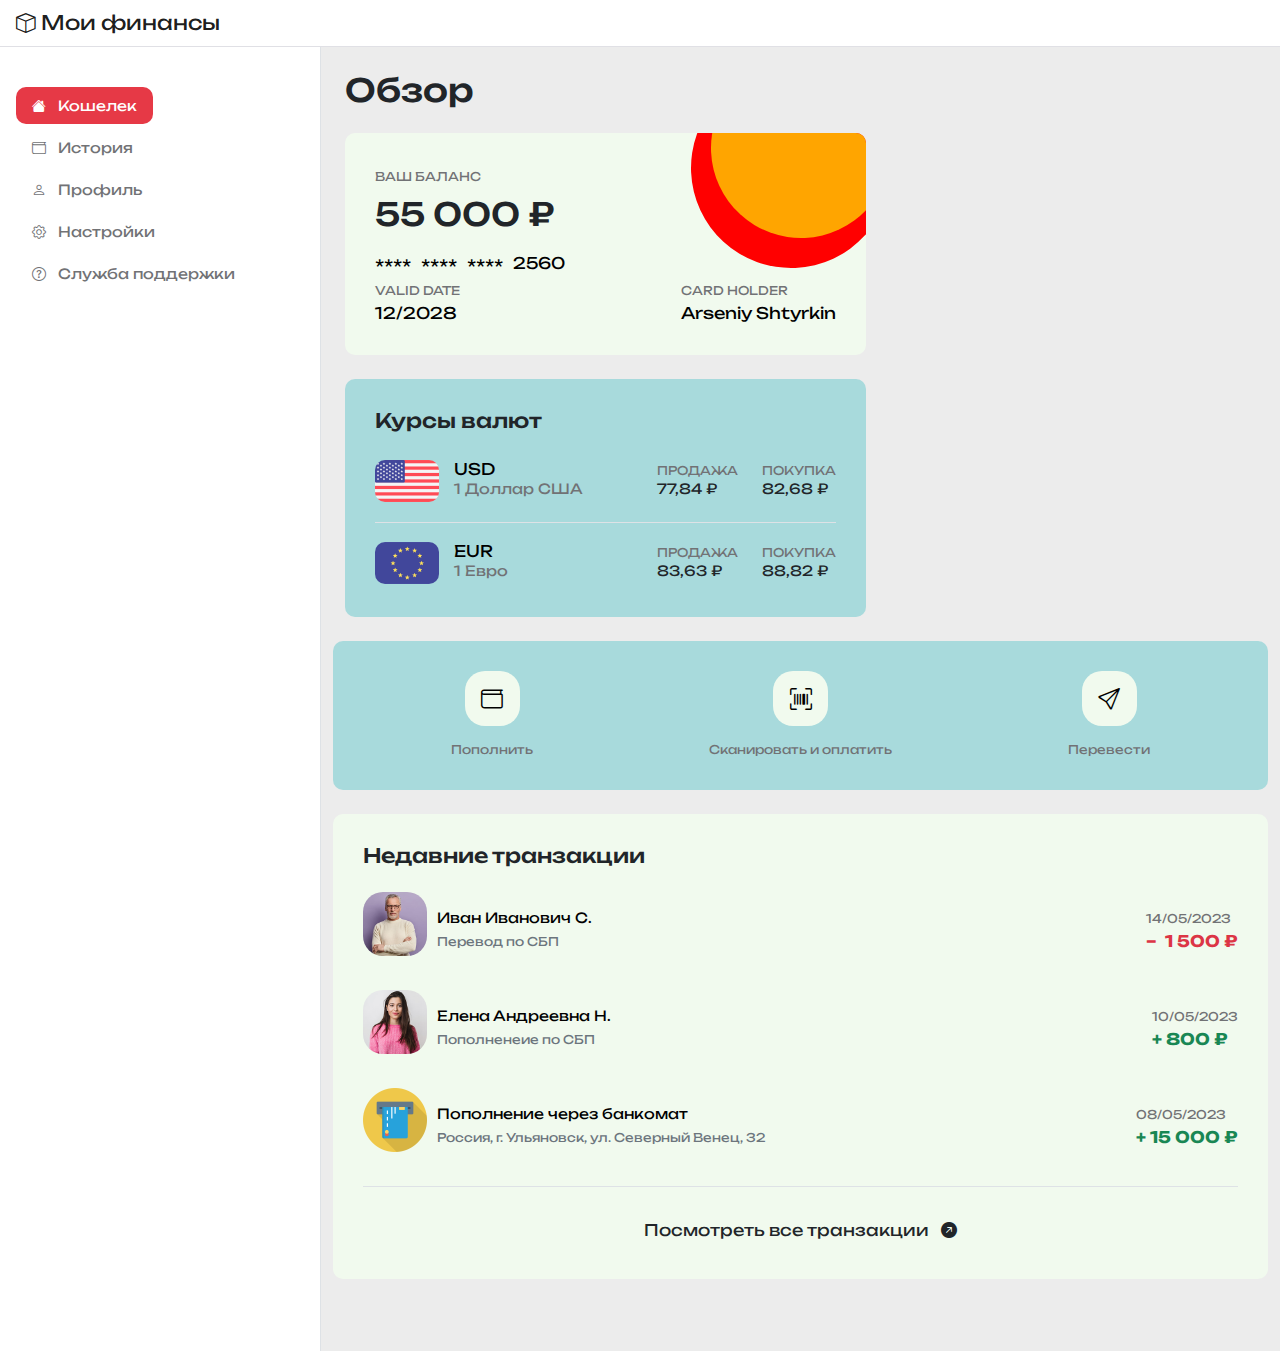
<file: index.html>
<!doctype html>
<html lang="en">
    <head>
        <meta charset="utf-8">
        <meta name="viewport" content="width=device-width, initial-scale=1">

        <meta name="description" content="">

        <title>Мои финансы</title>

        <!-- CSS FILES -->
        <link rel="preconnect" href="https://fonts.googleapis.com">
        
        <link rel="preconnect" href="https://fonts.gstatic.com" crossorigin>

        <link href="https://fonts.googleapis.com/css2?family=Unbounded:wght@300;400;700&display=swap" rel="stylesheet">

        <link href="css/bootstrap.min.css" rel="stylesheet">

        <link href="css/bootstrap-icons.css" rel="stylesheet">

        <link href="css/style.css" rel="stylesheet">

    </head>
    
    <body>
        <header class="navbar sticky-top flex-md-nowrap">
            <div class="col-md-3 col-lg-3 me-0 px-3 fs-6">
                <a class="navbar-brand" href="index.html">
                    <i class="bi-box"></i>
                    Мои финансы
                </a>
            </div>
        </header>

        <div class="container-fluid">
            <div class="row">
                <nav id="sidebarMenu" class="col-md-3 col-lg-3 d-md-block sidebar collapse">
                    <div class="position-sticky py-4 px-3 sidebar-sticky">
                        <ul class="nav flex-column h-100">
                            <li class="nav-item">
                                <a class="nav-link active" aria-current="page" href="index.html">
                                    <i class="bi-house-fill me-2"></i>
                                    Кошелек
                                </a>
                            </li>

                            <li class="nav-item">
                                <a class="nav-link" href="transactions.html">
                                    <i class="bi-wallet me-2"></i>
                                    История
                                </a>
                            </li>

                            <li class="nav-item">
                                <a class="nav-link" href="profile.html">
                                    <i class="bi-person me-2"></i>
                                    Профиль
                                </a>
                            </li>

                            <li class="nav-item">
                                <a class="nav-link" href="setting.html">
                                    <i class="bi-gear me-2"></i>
                                    Настройки
                                </a>
                            </li>

                            <li class="nav-item">
                                <a class="nav-link" href="help-center.html">
                                    <i class="bi-question-circle me-2"></i>
                                    Служба поддержки
                                </a>
                            </li>

                        </ul>
                    </div>
                </nav>

                <main class="main-wrapper col-md-9 ms-sm-auto py-4 col-lg-9 px-md-4 border-start">
                    <div class="title-group mb-3">
                        <h1 class="h2 mb-0">Обзор</h1>
                    </div>

                    <div class="row my-4">
                        <div class="col-lg-7 col-12">
                            <div class="custom-block custom-block-balance">
                                <small>Ваш баланс</small>

                                <h2 class="mt-2 mb-3">55 000 ₽</h2>

                                <div class="custom-block-numbers d-flex align-items-center">
                                    <span>****</span>
                                    <span>****</span>
                                    <span>****</span>
                                    <p>2560</p>
                                </div>

                                <div class="d-flex">
                                    <div>
                                        <small>Valid Date</small>
                                        <p>12/2028</p>
                                    </div>

                                    <div class="ms-auto">
                                        <small>Card Holder</small>
                                        <p>Arseniy Shtyrkin</p>
                                    </div>
                                </div>
                            </div>

                            <div class="custom-block custom-block-exchange">
                                <h5 class="mb-4">Курсы валют</h5>

                                <div class="d-flex align-items-center border-bottom pb-3 mb-3">
                                    <div class="d-flex align-items-center">
                                        <img src="images/flag/united-states.png" class="exchange-image img-fluid" alt="">

                                        <div>
                                            <p>USD</p>
                                            <h6>1 Доллар США</h6>
                                        </div>
                                    </div>

                                    <div class="ms-auto me-4">
                                        <small>Продажа</small>
                                        <h6>77,84 ₽</h6>
                                    </div>

                                    <div>
                                        <small>Покупка</small>
                                        <h6>82,68 ₽</h6>
                                    </div>
                                </div>

                                <div class="d-flex align-items-center">
                                    <div class="d-flex align-items-center">
                                        <img src="images/flag/european-union.png" class="exchange-image img-fluid" alt="">

                                        <div>
                                            <p>EUR</p>
                                            <h6>1 Евро</h6>
                                        </div>
                                    </div>

                                    <div class="ms-auto me-4">
                                        <small>Продажа</small>
                                        <h6>83,63 ₽</h6>
                                    </div>

                                    <div>
                                        <small>Покупка</small>
                                        <h6>88,82 ₽</h6>
                                    </div>
                                </div>
                            </div>
                        </div>

                            <div class="custom-block custom-block-bottom d-flex flex-wrap">
                                <div class="custom-block-bottom-item">

                                        <i class="custom-block-icon bi-wallet"></i>

                                        <small>Пополнить</small>

                                </div>

                                <div class="custom-block-bottom-item">

                                        <i class="custom-block-icon bi-upc-scan"></i>

                                        <small>Сканировать и оплатить</small>

                                </div>

                                <div class="custom-block-bottom-item">

                                        <i class="custom-block-icon bi-send"></i>

                                        <small>Перевести</small>

                                </div>
                            </div>

                            <div class="custom-block custom-block-transations">
                                <h5 class="mb-4">Недавние транзакции</h5>

                                <div class="d-flex flex-wrap align-items-center mb-4">
                                    <div class="d-flex align-items-center">
                                        <img src="images/profile/senior-man-white-sweater-eyeglasses.jpg" class="profile-image img-fluid" alt="">

                                        <div>
                                            <p>
                                                Иван Иванович С.
                                            </p>

                                            <small class="text-muted">Перевод по СБП</small>
                                        </div>
                                    </div>

                                    <div class="ms-auto">
                                        <small>14/05/2023</small>
                                        <strong class="d-block text-danger"><span class="me-1">–</span> 1 500 ₽</strong>
                                    </div>
                                </div>

                                <div class="d-flex flex-wrap align-items-center mb-4">
                                    <div class="d-flex align-items-center">
                                        <img src="images/profile/young-beautiful-woman-pink-warm-sweater.jpg" class="profile-image img-fluid" alt="">

                                        <div>
                                            <p>
                                                Елена Андреевна Н.
                                            </p>

                                            <small class="text-muted">Пополненеие по СБП</small>
                                        </div>
                                    </div>

                                    <div class="ms-auto">
                                        <small>10/05/2023</small>
                                        <strong class="d-block text-success"><span class="me-1">+</span>800 ₽</strong>
                                    </div>
                                </div>

                                <div class="d-flex flex-wrap align-items-center">
                                    <div class="d-flex align-items-center">
                                        <img src="images/profile/pngwing.com.png" class="profile-image img-fluid" alt="">

                                        <div>
                                            <p>Пополнение через банкомат</p>
                                            <small class="text-muted">Россия, г. Ульяновск, ул. Северный Венец, 32</small>
                                        </div>
                                    </div>

                                    <div class="ms-auto">
                                        <small>08/05/2023</small>
                                        <strong class="d-block text-success"><span class="me-1">+</span>15 000 ₽</strong>
                                    </div>
                                </div>

                                <div class="border-top pt-4 mt-4 text-center">
                                    <a class="btn custom-btn" href="transactions.html">
                                        Посмотреть все транзакции
                                        <i class="bi-arrow-up-right-circle-fill ms-2"></i>
                                    </a>
                                </div>
                            </div>
                        </div>
                    </div>
                </main>
            </div>
        </div>
    </body>
</html>
</file>
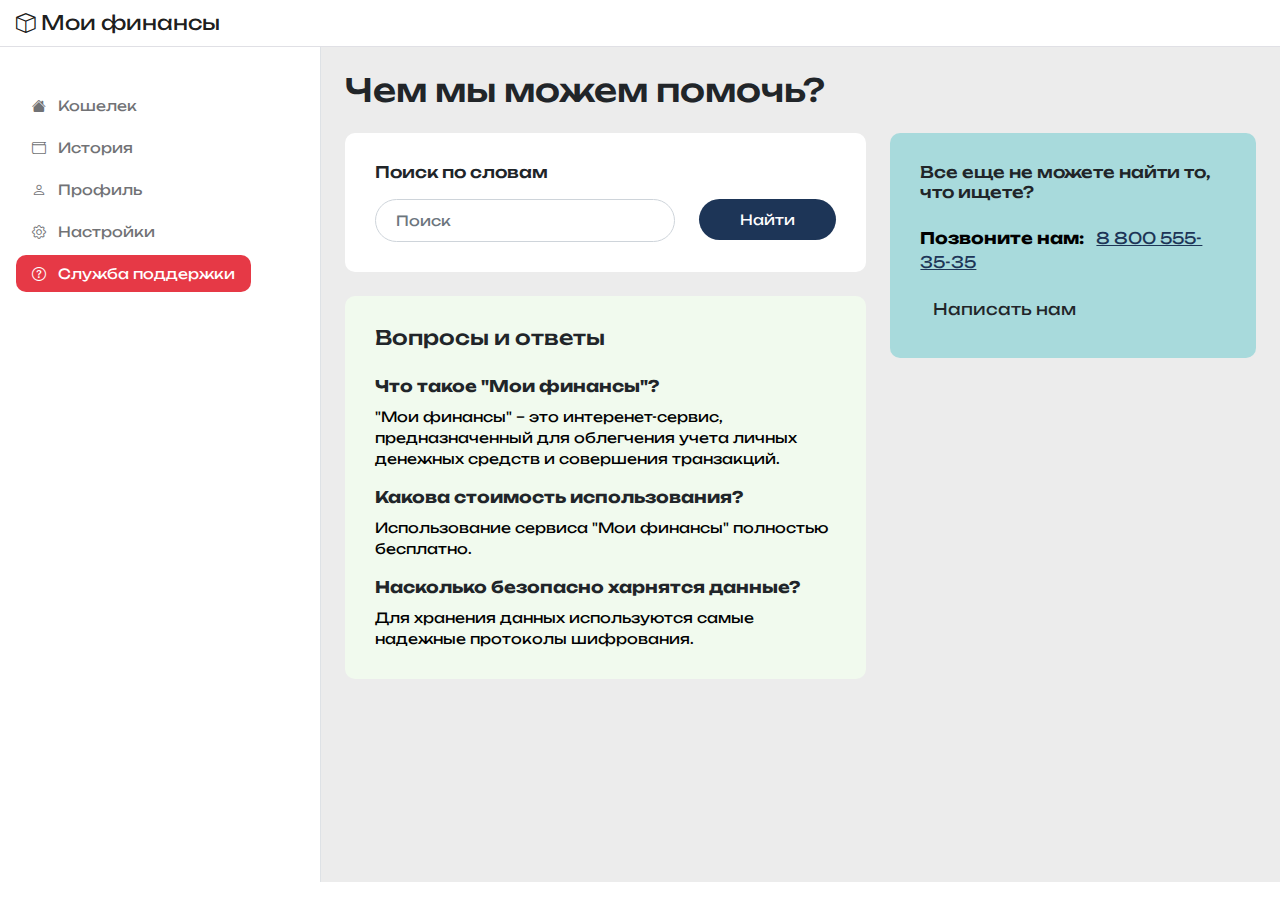
<file: help-center.html>
<!doctype html>
<html lang="en">
    <head>
        <meta charset="utf-8">
        <meta name="viewport" content="width=device-width, initial-scale=1">

        <meta name="description" content="">
        <meta name="author" content="">

        <title>Служба поддержки</title>

        <!-- CSS FILES -->      
        <link rel="preconnect" href="https://fonts.googleapis.com">
        
        <link rel="preconnect" href="https://fonts.gstatic.com" crossorigin>

        <link href="https://fonts.googleapis.com/css2?family=Unbounded:wght@300;400;700&display=swap" rel="stylesheet">

        <link href="css/bootstrap.min.css" rel="stylesheet">

        <link href="css/bootstrap-icons.css" rel="stylesheet">

        <link href="css/style.css" rel="stylesheet">

    </head>
    
    <body>
        <header class="navbar sticky-top flex-md-nowrap">
            <div class="col-md-3 col-lg-3 me-0 px-3 fs-6">
                <a class="navbar-brand" href="index.html">
                    <i class="bi-box"></i>
                    Мои финансы
                </a>
            </div>
        </header>

        <div class="container-fluid">
            <div class="row">
                <nav id="sidebarMenu" class="col-md-3 col-lg-3 d-md-block sidebar collapse">
                    <div class="position-sticky py-4 px-3 sidebar-sticky">
                        <ul class="nav flex-column h-100">
                            <li class="nav-item">
                                <a class="nav-link" aria-current="page" href="index.html">
                                    <i class="bi-house-fill me-2"></i>
                                    Кошелек
                                </a>
                            </li>

                            <li class="nav-item">
                                <a class="nav-link" href="transactions.html">
                                    <i class="bi-wallet me-2"></i>
                                   История
                                </a>
                            </li>

                            <li class="nav-item">
                                <a class="nav-link" href="profile.html">
                                    <i class="bi-person me-2"></i>
                                    Профиль
                                </a>
                            </li>

                            <li class="nav-item">
                                <a class="nav-link" href="setting.html">
                                    <i class="bi-gear me-2"></i>
                                    Настройки
                                </a>
                            </li>

                            <li class="nav-item">
                                <a class="nav-link active" href="help-center.html">
                                    <i class="bi-question-circle me-2"></i>
                                    Служба поддержки
                                </a>
                            </li>

                        </ul>
                    </div>
                </nav>

                <main class="main-wrapper col-md-9 ms-sm-auto py-4 col-lg-9 px-md-4 border-start">
                    <div class="title-group mb-3">
                        <h1 class="h2 mb-0">Чем мы можем помочь?</h1>
                    </div>

                    <div class="row my-4">
                        <div class="col-lg-7 col-12">
                            <div class="custom-block bg-white">
                                <form class="custom-form search-form" action="#" method="post" role="form">
                                    <div class="row">
                                        <div class="col-lg-12 mb-2">
                                            <h6>Поиск по словам</h6>
                                        </div>

                                        <div class="col-lg-8 col-md-8 col-12">
                                            <input class="form-control mb-lg-0 mb-md-0" name="search" type="text" placeholder="Поиск" aria-label="Search">
                                        </div>

                                        <div class="col-lg-4 col-md-4 col-12">
                                            <button type="submit" class="form-control">
                                                Найти
                                            </button>
                                        </div>
                                    </div>
                                </form>
                            </div>

                            <div class="custom-block custom-block-faq">
                                <h5 class="mb-4">Вопросы и ответы</h5>

                                <strong class="d-block mb-2">Что такое "Мои финансы"?</strong>

                                <p>"Мои финансы" – это интеренет-сервис, предназначенный для облегчения учета личных денежных средств и совершения транзакций.</p>
                                
                                <strong class="d-block mt-3 mb-2">Какова стоимость использования?</strong>

                                <p>Использование сервиса "Мои финансы" полностью бесплатно.</p>

                                <strong class="d-block mt-3 mb-2">Насколько безопасно харнятся данные?</strong>

                                <p>Для хранения данных используются самые надежные протоколы шифрования.</p>

                            </div>
                        </div>

                        <div class="col-lg-5 col-12">
                            <div class="custom-block custom-block-contact">
                                <h6 class="mb-4">Все еще не можете найти то, что ищете?</h6>

                                <p>
                                    <strong>Позвоните нам:</strong>
                                    <a href="tel: 305-240-9671" class="ms-2">
                                        8 800 555-35-35
                                    </a>
                                </p>

                                <a href="#" class="btn custom-btn custom-btn-bg-white mt-3">
                                    Написать нам
                                </a>
                            </div>
                        </div>
                    </div>
                </main>
            </div>
        </div>
    </body>
</html>
</file>
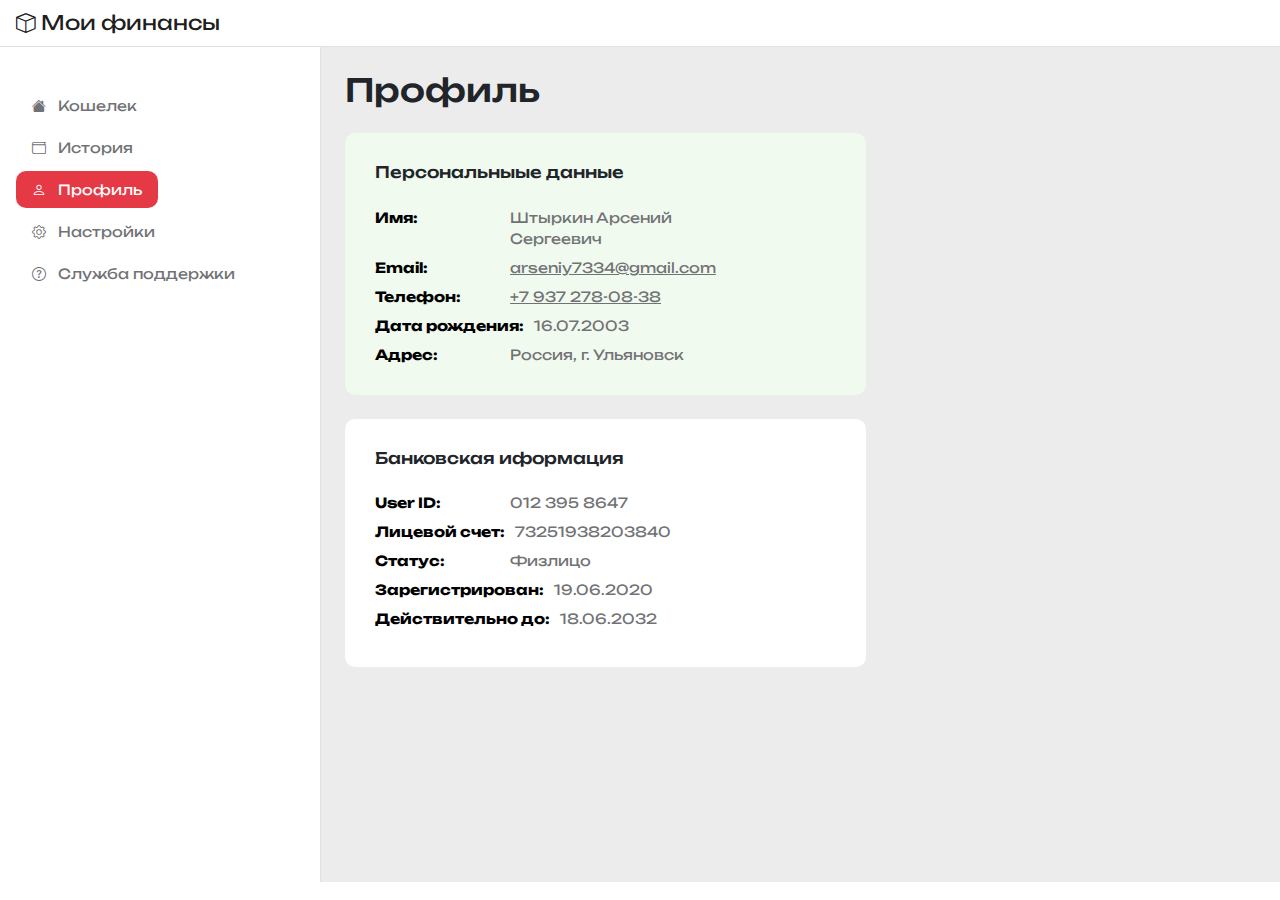
<file: profile.html>
<!doctype html>
<html lang="en">
    <head>
        <meta charset="utf-8">
        <meta name="viewport" content="width=device-width, initial-scale=1">

        <meta name="description" content="">
        <meta name="author" content="">

        <title>Профиль</title>

        <!-- CSS FILES -->      
        <link rel="preconnect" href="https://fonts.googleapis.com">
        
        <link rel="preconnect" href="https://fonts.gstatic.com" crossorigin>

        <link href="https://fonts.googleapis.com/css2?family=Unbounded:wght@300;400;700&display=swap" rel="stylesheet">

        <link href="css/bootstrap.min.css" rel="stylesheet">

        <link href="css/bootstrap-icons.css" rel="stylesheet">

        <link href="css/style.css" rel="stylesheet">

    </head>
    
    <body>
        <header class="navbar sticky-top flex-md-nowrap">
            <div class="col-md-3 col-lg-3 me-0 px-3 fs-6">
                <a class="navbar-brand" href="index.html">
                    <i class="bi-box"></i>
                    Мои финансы
                </a>
            </div>
        </header>

        <div class="container-fluid">
            <div class="row">
                <nav id="sidebarMenu" class="col-md-3 col-lg-3 d-md-block sidebar collapse">
                    <div class="position-sticky py-4 px-3 sidebar-sticky">
                        <ul class="nav flex-column h-100">
                            <li class="nav-item">
                                <a class="nav-link" aria-current="page" href="index.html">
                                    <i class="bi-house-fill me-2"></i>
                                    Кошелек
                                </a>
                            </li>

                            <li class="nav-item">
                                <a class="nav-link" href="transactions.html">
                                    <i class="bi-wallet me-2"></i>
                                    История
                                </a>
                            </li>

                            <li class="nav-item">
                                <a class="nav-link active" href="profile.html">
                                    <i class="bi-person me-2"></i>
                                    Профиль
                                </a>
                            </li>

                            <li class="nav-item">
                                <a class="nav-link" href="setting.html">
                                    <i class="bi-gear me-2"></i>
                                    Настройки
                                </a>
                            </li>

                            <li class="nav-item">
                                <a class="nav-link" href="help-center.html">
                                    <i class="bi-question-circle me-2"></i>
                                    Служба поддержки
                                </a>
                            </li>

                        </ul>
                    </div>
                </nav>

                <main class="main-wrapper col-md-9 ms-sm-auto py-4 col-lg-9 px-md-4 border-start">
                    <div class="title-group mb-3">
                        <h1 class="h2 mb-0">Профиль</h1>
                    </div>

                    <div class="row my-4">
                        <div class="col-lg-7 col-12">
                            <div class="custom-block custom-block-profile">
                                <div class="row">
                                    <div class="col-lg-12 col-12 mb-3">
                                        <h6>Персональныые данные</h6>
                                    </div>

                                    <div class="col-lg-9 col-12">
                                        <p class="d-flex flex-wrap mb-2">
                                            <strong>Имя:</strong>

                                            <span>Штыркин Арсений Сергеевич</span>
                                        </p>

                                        <p class="d-flex flex-wrap mb-2">
                                            <strong>Email:</strong>
                                            
                                            <a href="#">
                                                arseniy7334@gmail.com
                                            </a>
                                        </p>

                                        <p class="d-flex flex-wrap mb-2">
                                            <strong>Телефон:</strong>

                                            <a href="#">
                                                +7 937 278-08-38
                                            </a>
                                        </p>

                                        <p class="d-flex flex-wrap mb-2">
                                            <strong>Дата рождения:</strong>

                                            <span>16.07.2003</span>
                                        </p>

                                        <p class="d-flex flex-wrap">
                                            <strong>Адрес:</strong>

                                            <span>Россия, г. Ульяновск</span>
                                        </p>
                                    </div>
                                </div>
                            </div>

                            <div class="custom-block custom-block-profile bg-white">
                                <h6 class="mb-4">Банковская иформация</h6>

                                <p class="d-flex flex-wrap mb-2">
                                    <strong>User ID:</strong>

                                    <span>012 395 8647</span>
                                </p>
                                <p class="d-flex flex-wrap mb-2">
                                    <strong>Лицевой счет:</strong>

                                    <span>73251938203840</span>
                                </p>

                                <p class="d-flex flex-wrap mb-2">
                                    <strong>Статус:</strong>

                                    <span>Физлицо</span>
                                </p>

                                <p class="d-flex flex-wrap mb-2">
                                    <strong>Зарегистрирован:</strong>

                                    <span>19.06.2020</span>
                                </p>

                                <p class="d-flex flex-wrap mb-2">
                                    <strong>Действительно до:</strong>

                                    <span>18.06.2032</span>
                                </p>
                            </div>
                        </div>
                    </div>

                </main>

            </div>
        </div>
    </body>
</html>
</file>
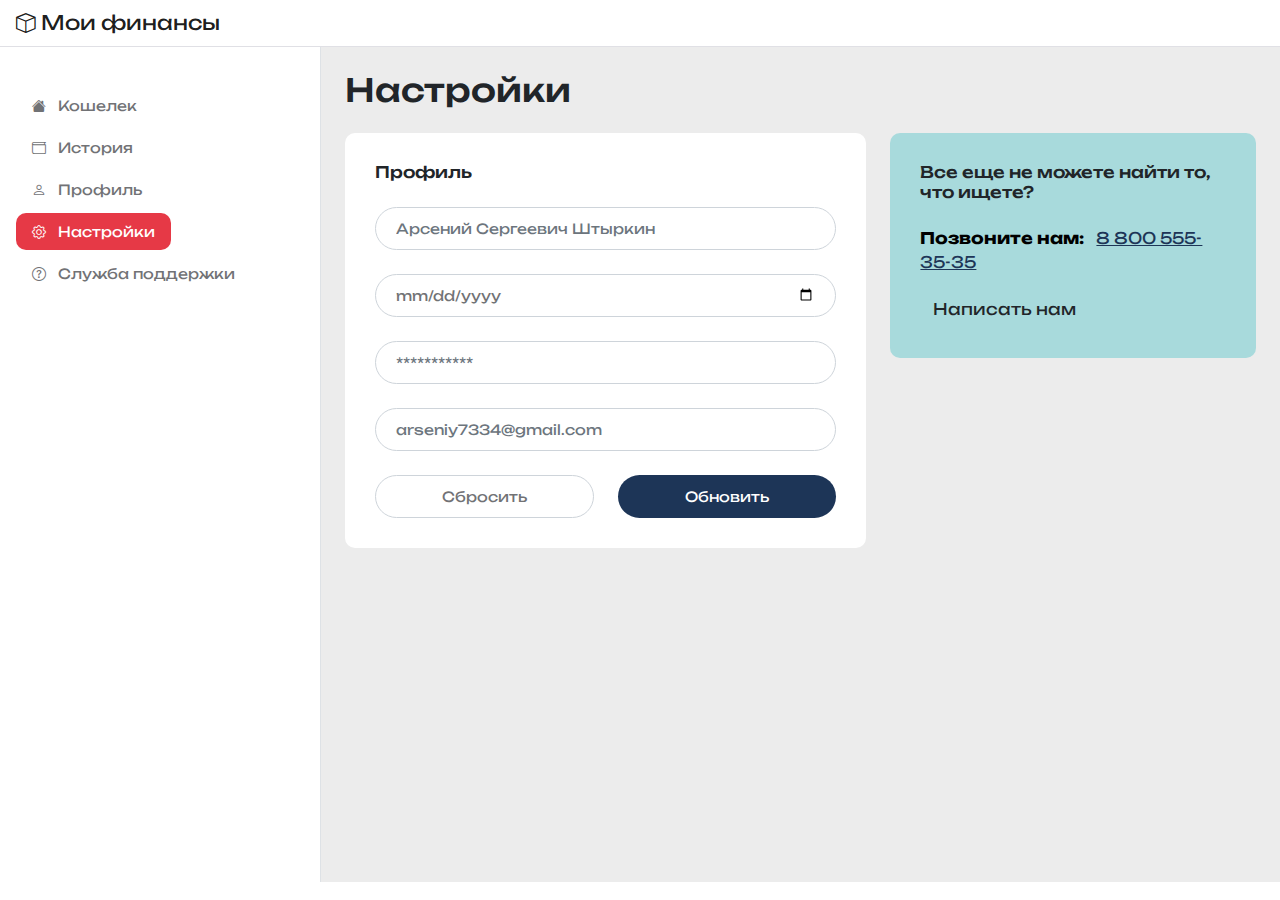
<file: setting.html>
<!doctype html>
<html lang="en">
    <head>
        <meta charset="utf-8">
        <meta name="viewport" content="width=device-width, initial-scale=1">

        <meta name="description" content="">
        <meta name="author" content="">

        <title>Настройки</title>

        <!-- CSS FILES -->      
        <link rel="preconnect" href="https://fonts.googleapis.com">
        
        <link rel="preconnect" href="https://fonts.gstatic.com" crossorigin>

        <link href="https://fonts.googleapis.com/css2?family=Unbounded:wght@300;400;700&display=swap" rel="stylesheet">

        <link href="css/bootstrap.min.css" rel="stylesheet">

        <link href="css/bootstrap-icons.css" rel="stylesheet">

        <link href="css/style.css" rel="stylesheet">
    </head>
    
    <body>
    <header class="navbar sticky-top flex-md-nowrap">
        <div class="col-md-3 col-lg-3 me-0 px-3 fs-6">
            <a class="navbar-brand" href="index.html">
                <i class="bi-box"></i>
                Мои финансы
            </a>
        </div>
    </header>

        <div class="container-fluid">
            <div class="row">
                <nav id="sidebarMenu" class="col-md-3 col-lg-3 d-md-block sidebar collapse">
                    <div class="position-sticky py-4 px-3 sidebar-sticky">
                        <ul class="nav flex-column h-100">
                            <li class="nav-item">
                                <a class="nav-link" aria-current="page" href="index.html">
                                    <i class="bi-house-fill me-2"></i>
                                    Кошелек
                                </a>
                            </li>

                            <li class="nav-item">
                                <a class="nav-link" href="transactions.html">
                                    <i class="bi-wallet me-2"></i>
                                    История
                                </a>
                            </li>

                            <li class="nav-item">
                                <a class="nav-link" href="profile.html">
                                    <i class="bi-person me-2"></i>
                                    Профиль
                                </a>
                            </li>

                            <li class="nav-item">
                                <a class="nav-link active" href="setting.html">
                                    <i class="bi-gear me-2"></i>
                                    Настройки
                                </a>
                            </li>

                            <li class="nav-item">
                                <a class="nav-link" href="help-center.html">
                                    <i class="bi-question-circle me-2"></i>
                                    Служба поддержки
                                </a>
                            </li>

                        </ul>
                    </div>
                </nav>

                <main class="main-wrapper col-md-9 ms-sm-auto py-4 col-lg-9 px-md-4 border-start">
                    <div class="title-group mb-3">
                        <h1 class="h2 mb-0">Настройки</h1>
                    </div>

                    <div class="row my-4">
                        <div class="col-lg-7 col-12">
                            <div class="custom-block bg-white">

                                <div class="tab-content" id="myTabContent">
                                    <div class="tab-pane fade show active" id="profile-tab-pane" role="tabpanel" aria-labelledby="profile-tab" tabindex="0">
                                        <h6 class="mb-4">Профиль</h6>

                                        <form class="custom-form profile-form" action="#" method="post" role="form">
                                            <input class="form-control" type="text" name="profile-name" id="profile-name" placeholder="Арсений Сергеевич Штыркин">
                                            <input class="form-control" type="date" name="profile-name" id="profile-date">
                                            <input class="form-control" type="password" name="profile-name" id="profile-password" placeholder="***********">
                                            <input class="form-control" type="email" name="profile-email" id="profile-email" placeholder="arseniy7334@gmail.com">

                                            <div class="d-flex">
                                                <button type="button" class="form-control me-3">
                                                    Сбросить
                                                </button>

                                                <button type="submit" class="form-control ms-2">
                                                    Обновить
                                                </button>
                                            </div>
                                        </form>
                                    </div>

                                </div>
                            </div>
                        </div>

                        <div class="col-lg-5 col-12">
                            <div class="custom-block custom-block-contact">
                                <h6 class="mb-4">Все еще не можете найти то, что ищете?</h6>

                                <p>
                                    <strong>Позвоните нам:</strong>
                                    <a href="tel: 305-240-9671" class="ms-2">
                                        8 800 555-35-35
                                    </a>
                                </p>

                                <a href="#" class="btn custom-btn custom-btn-bg-white mt-3">
                                    Написать нам
                                </a>
                            </div>
                        </div>
                    </div>
                </main>
            </div>
        </div>
    </body>
</html>
</file>
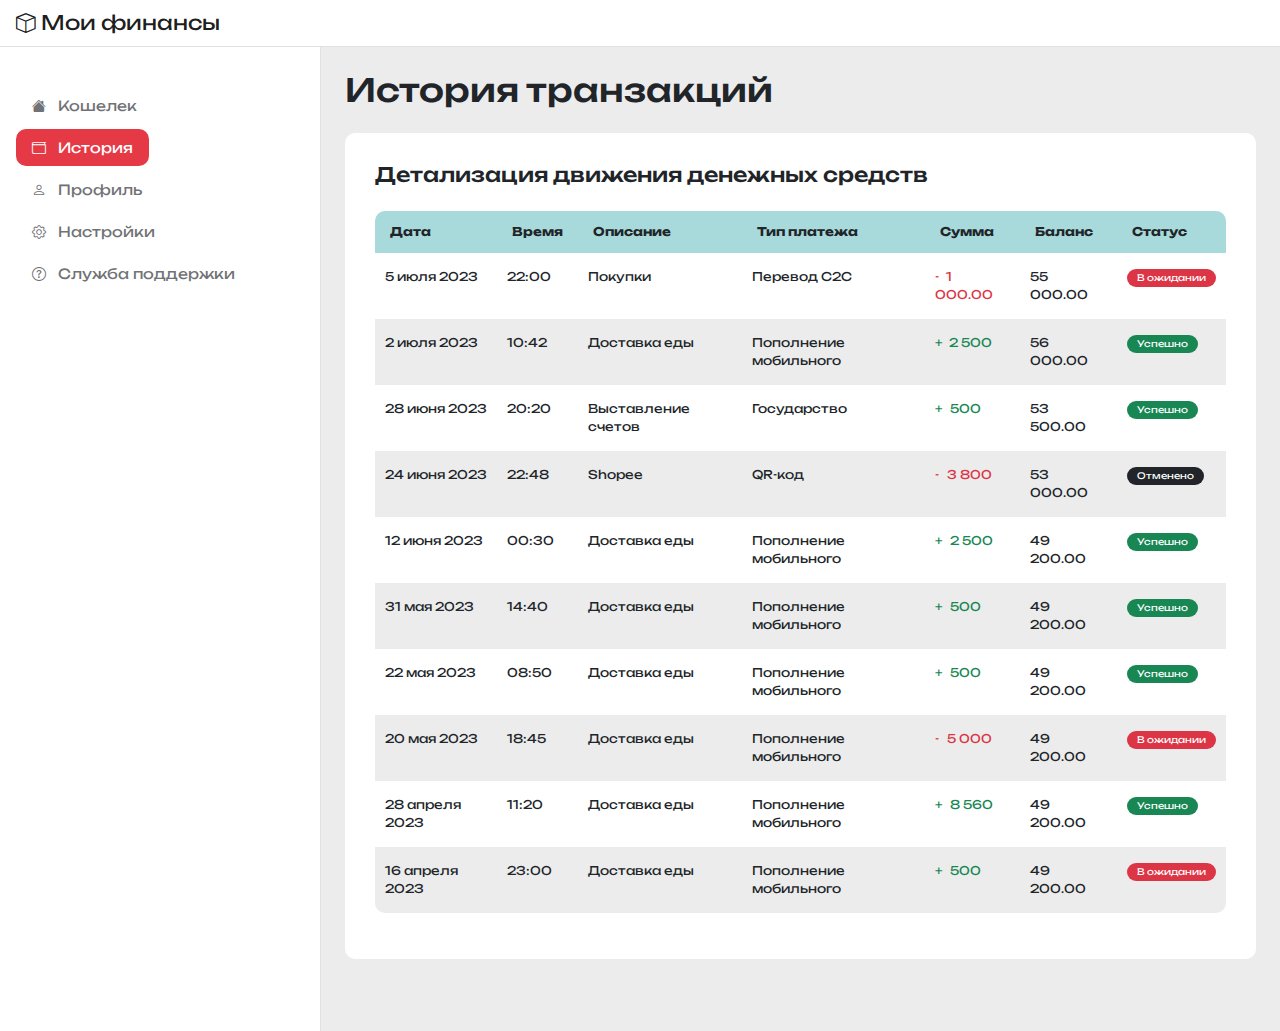
<file: transactions.html>
<!doctype html>
<html lang="en">
    <head>
        <meta charset="utf-8">
        <meta name="viewport" content="width=device-width, initial-scale=1">

        <meta name="description" content="">
        <meta name="author" content="">

        <title>История транзакций</title>

        <!-- CSS FILES -->      
        <link rel="preconnect" href="https://fonts.googleapis.com">
        
        <link rel="preconnect" href="https://fonts.gstatic.com" crossorigin>

        <link href="https://fonts.googleapis.com/css2?family=Unbounded:wght@300;400;700&display=swap" rel="stylesheet">

        <link href="css/bootstrap.min.css" rel="stylesheet">

        <link href="css/bootstrap-icons.css" rel="stylesheet">

        <link href="css/style.css" rel="stylesheet">
    </head>
    
    <body>
    <header class="navbar sticky-top flex-md-nowrap">
        <div class="col-md-3 col-lg-3 me-0 px-3 fs-6">
            <a class="navbar-brand" href="index.html">
                <i class="bi-box"></i>
                Мои финансы
            </a>
        </div>
    </header>

    <div class="container-fluid">
        <div class="row">
            <nav id="sidebarMenu" class="col-md-3 col-lg-3 d-md-block sidebar collapse">
                <div class="position-sticky py-4 px-3 sidebar-sticky">
                    <ul class="nav flex-column h-100">
                        <li class="nav-item">
                            <a class="nav-link" aria-current="page" href="index.html">
                                <i class="bi-house-fill me-2"></i>
                                Кошелек
                            </a>
                        </li>

                        <li class="nav-item">
                            <a class="nav-link active" href="transactions.html">
                                <i class="bi-wallet me-2"></i>
                                История
                            </a>
                        </li>

                        <li class="nav-item">
                            <a class="nav-link" href="profile.html">
                                <i class="bi-person me-2"></i>
                                Профиль
                            </a>
                        </li>

                        <li class="nav-item">
                            <a class="nav-link" href="setting.html">
                                <i class="bi-gear me-2"></i>
                                Настройки
                            </a>
                        </li>

                        <li class="nav-item">
                            <a class="nav-link" href="help-center.html">
                                <i class="bi-question-circle me-2"></i>
                                Служба поддержки
                            </a>
                        </li>

                    </ul>
                </div>
            </nav>



            <main class="main-wrapper col-md-9 ms-sm-auto py-4 col-lg-9 px-md-4 border-start">
                    <div class="title-group mb-3">
                        <h1 class="h2 mb-0">История транзакций</h1>
                    </div>

                    <div class="row my-4">
                        <div class="col-lg-12 col-12">
                            <div class="custom-block bg-white">
                                <h5 class="mb-4">Детализация движения денежных средств</h5>

                                <div class="table-responsive">
                                    <table class="account-table table">
                                        <thead>
                                            <tr>
                                                <th scope="col">Дата</th>

                                                <th scope="col">Время</th>

                                                <th scope="col">Описание</th>

                                                <th scope="col">Тип платежа</th>

                                                <th scope="col">Сумма</th>

                                                <th scope="col">Баланс</th>

                                                <th scope="col">Статус</th>

                                            </tr>
                                        </thead>

                                        <tbody>
                                        <tr>
                                            <td scope="row">5 июля 2023</td>
                                        <td scope="row">22:00</td>

                                        <td scope="row">Покупки</td>

                                        <td scope="row">Перевод C2C</td>

                                        <td class="text-danger" scope="row">
                                            <span class="me-1">-</span>
                                            1 000.00
                                        </td>

                                        <td scope="row">55 000.00</td>

                                        <td scope="row">
                                            <span class="badge text-bg-danger">
                                                В ожидании
                                            </span>
                                        </td>
                                        </tr>

                                        <tr>
                                            <td scope="row">2 июля 2023</td>

                                            <td scope="row">10:42</td>

                                            <td scope="row">Доставка еды</td>

                                            <td scope="row">Пополнение мобильного</td>

                                            <td class="text-success" scope="row">
                                                <span class="me-1">+</span>
                                                2 500
                                            </td>

                                            <td scope="row">56 000.00</td>

                                            <td scope="row">
                                            <span class="badge text-bg-success">
                                                Успешно
                                            </span>
                                            </td>
                                        </tr>

                                        <tr>
                                            <td scope="row">28 июня 2023</td>

                                            <td scope="row">20:20</td>

                                            <td scope="row">Выставление счетов</td>

                                            <td scope="row">Государство</td>

                                            <td class="text-success" scope="row">
                                                <span class="me-2">+</span>500</td>

                                            <td scope="row">53 500.00</td>

                                            <td scope="row">
                                            <span class="badge text-bg-success">
                                                Успешно
                                            </span>
                                            </td>
                                        </tr>

                                        <tr>
                                            <td scope="row">24 июня 2023</td>

                                            <td scope="row">22:48</td>

                                            <td scope="row">Shopee</td>

                                            <td scope="row">QR-код</td>

                                            <td class="text-danger" scope="row">
                                                <span class="me-2">-</span>3 800</td>

                                            <td scope="row">53 000.00</td>

                                            <td scope="row">
                                            <span class="badge text-bg-dark">
                                                Отменено
                                            </span>
                                            </td>
                                        </tr>

                                        <tr>
                                            <td scope="row">12 июня 2023</td>

                                            <td scope="row">00:30</td>

                                            <td scope="row">Доставка еды</td>

                                            <td scope="row">Пополнение мобильного</td>

                                            <td class="text-success" scope="row">
                                                <span class="me-2">+</span>2 500</td>

                                            <td scope="row">49 200.00</td>

                                            <td scope="row">
                                                <span class="badge text-bg-success">
                                                    Успешно
                                                </span>
                                            </td>
                                        </tr>
                                        <tr>
                                            <td scope="row">31 мая 2023</td>

                                            <td scope="row">14:40</td>

                                            <td scope="row">Доставка еды</td>

                                            <td scope="row">Пополнение мобильного</td>

                                            <td class="text-success" scope="row">
                                            <span class="me-2">+</span>500</td>

                                            <td scope="row">49 200.00</td>

                                            <td scope="row">
                                                <span class="badge text-bg-success">
                                                    Успешно
                                                </span>
                                            </td>
                                        </tr>

                                        <tr>
                                            <td scope="row">22 мая 2023</td>

                                            <td scope="row">08:50</td>

                                            <td scope="row">Доставка еды</td>

                                            <td scope="row">Пополнение мобильного</td>

                                            <td class="text-success" scope="row">
                                                <span class="me-2">+</span>500</td>

                                            <td scope="row">49 200.00</td>

                                            <td scope="row">
                                                <span class="badge text-bg-success">
                                                    Успешно
                                                </span>
                                            </td>
                                        </tr>

                                        <tr>
                                            <td scope="row">20 мая 2023</td>

                                            <td scope="row">18:45</td>

                                            <td scope="row">Доставка еды</td>

                                            <td scope="row">Пополнение мобильного</td>

                                            <td class="text-danger" scope="row">
                                                <span class="me-2">-</span>5 000</td>

                                            <td scope="row">49 200.00</td>

                                            <td scope="row">
                                                <span class="badge text-bg-danger">
                                                    В ожидании
                                                </span>
                                            </td>
                                        </tr>

                                        <tr>
                                            <td scope="row">28 апреля 2023</td>

                                            <td scope="row">11:20</td>

                                            <td scope="row">Доставка еды</td>

                                            <td scope="row">Пополнение мобильного</td>

                                            <td class="text-success" scope="row">
                                                <span class="me-2">+</span>8 560</td>

                                            <td scope="row">49 200.00</td>

                                            <td scope="row">
                                                <span class="badge text-bg-success">
                                                    Успешно
                                                </span>
                                            </td>
                                        </tr>

                                        <tr>
                                            <td scope="row">16 апреля 2023</td>

                                            <td scope="row">23:00</td>

                                            <td scope="row">Доставка еды</td>

                                            <td scope="row">Пополнение мобильного</td>

                                            <td class="text-success" scope="row">
                                                <span class="me-2">+</span>500</td>

                                            <td scope="row">49 200.00</td>

                                            <td scope="row">
                                                <span class="badge text-bg-danger">
                                                    В ожидании
                                                </span>
                                            </td>
                                        </tr>

                                        </tbody>
                                    </table>
                                </div>
                            </div>
                        </div>
                    </div>
                </main>

            </div>
        </div>

    </body>
</html>
</file>
<file: css/style.css>
/*---------------------------------------
  CUSTOM PROPERTIES ( VARIABLES )             
-----------------------------------------*/
:root {
  --white-color:                  #ffffff;
  --primary-color:                #E63946;
  --secondary-color:              #F1FAEE;
  --section-bg-color:             #ececec;
  --primary-bg-color:             #E63946;
  --custom-btn-bg-color:          #A8DADC;
  --custom-btn-bg-hover-color:    #1D3557;
  --heading-color:                #1D3557;
  --dark-color:                   #000000;
  --p-color:                      #717275;
  --border-color:                 #e0e0e5;
  --link-hover-color:             #E63946;

  --body-font-family:             'Unbounded';

  --h1-font-size:                 74px;
  --h2-font-size:                 46px;
  --h3-font-size:                 32px;
  --h4-font-size:                 28px;
  --h5-font-size:                 24px;
  --h6-font-size:                 22px;
  --p-font-size:                  18px;
  --menu-font-size:               14px;
  --btn-font-size:                12px;
  --copyright-font-size:          10px;

  --border-radius-large:          100px;
  --border-radius-medium:         20px;
  --border-radius-small:          10px;

  --font-weight-light:            300;
  --font-weight-normal:           400;
  --font-weight-bold:             700;
}

body {
  background-color: var(--white-color);
  font-family: var(--body-font-family);
}

.main-wrapper {
  background: var(--section-bg-color);
  min-height: calc(100vh - 65px);
}

/*---------------------------------------
  PROFILE IMAGE              
-----------------------------------------*/
.profile-image {
  object-fit: cover;
}

.custom-block-profile-image-wrap {
  max-width: 95.71px;
  margin: auto;
  position: relative;
}

.custom-block .profile-image {
  border-radius: var(--border-radius-medium);
  width: 64px;
  height: 64px;
  margin-right: 10px;
  margin-bottom: 10px;
}

.profile-rounded {
  background: var(--white-color);
  border-radius: var(--border-radius-medium);
  display: inline-block;
  vertical-align: top;
  width: 64px;
  height: 64px;
  text-align: center;
}


/*---------------------------------------
  CUSTOM BUTTON               
-----------------------------------------*/
.custom-btn:hover {
  background: var(--custom-btn-bg-hover-color);
  color: var(--white-color);
}

.custom-btn-italic {
  font-style: italic;
}


/*---------------------------------------
  NAVIGATION              
-----------------------------------------*/
.sidebar {
  background: var(--white-color);
  position: fixed;
  top: 0;
  bottom: 0;
  left: 0;
  z-index: 100;
  padding: 58px 0 0;
}
.logo-image {
  width: 32px;
  height: auto;
}

.navbar {
  background: var(--white-color);
  border-bottom: 1px solid var(--border-color);
  padding-top: 8px;
  padding-bottom: 8px;
}

.navbar .nav-link {
  position: relative;
}

.navbar .header-form {
  width: 35%;
}

.navbar .header-form .form-control {
  margin-bottom: 0;
}

#sidebarMenu .nav {
  flex-wrap: inherit;
}

#sidebarMenu .nav-link {
  border-radius: var(--border-radius-small);
  color: var(--p-color);
  font-size: var(--menu-font-size);
  display: inline-block;
  position: relative;
  margin-top: 5px;
}

#sidebarMenu .nav-link.active,
#sidebarMenu .nav-link:hover {
  background: var(--primary-color);
  color: var(--white-color);
}

.navbar-toggler {
  background: var(--primary-color);
  border-radius: var(--border-radius-small);
  position: fixed;
  top: 0;
  bottom: 0;
  right: 0;
  z-index: 222;
  border: 0;
  padding: 0;
  cursor: pointer;
  margin: 10px;
  width: 40px;
  height: 40px;
  outline: none;
}

/*---------------------------------------
  CUSTOM BLOCK               
-----------------------------------------*/
.custom-block {
  background: var(--secondary-color);
  border-radius: var(--border-radius-small);
  position: relative;
  overflow: hidden;
  margin-bottom: 24px;
  padding: 30px;
}

.custom-block h2,
.custom-block p {
  position: relative;
  z-index: 2;
}

.custom-block-balance::before {
  content: "";
  background: var(--custom-btn-bg-color);
  background: #ff0000;
  border-radius: 100%;
  width: 200px;
  height: 200px;
  position: absolute;
  top: -65px;
  right: -25px;
  transform: rotate(-25deg);
}

.custom-block-balance::after {
  content: "";
  background: var(--primary-color);
  background: #ffa500;
  border-radius: 100%;
  width: 180px;
  height: 180px;
  position: absolute;
  top: -75px;
  right: -25px;
  transform: rotate(-25deg);
}

.custom-block-bottom {
  background: var(--custom-btn-bg-color);
  text-align: center;
}

.custom-block.custom-block-bottom small {
  text-transform: none;
}

.custom-block-bottom-item {
  flex: auto;
}

.custom-block-icon {
  background: var(--secondary-color);
  border-radius: var(--border-radius-medium);
  font-size: var(--h6-font-size);
  width: 55px;
  height: 55px;
  line-height: 55px;
  text-align: center;
  color: var(--dark-color);
  display: block;
  margin: auto;
  margin-bottom: 10px;
  transition: all 0.3s;
}

.custom-block-icon:hover {
  background: var(--custom-btn-bg-hover-color);
  color: var(--white-color);
}

.custom-block p {
  color: var(--dark-color);
  margin-bottom: 0;
}

.custom-block small {
  color: var(--p-color);
  font-size: var(--btn-font-size);
  text-transform: uppercase;
}

.custom-block-numbers span {
  color: var(--dark-color);
  display: inline-block;
  vertical-align: middle;
  font-size: var(--p-font-size);
  margin-right: 10px;
  position: relative;
  top: 3px;
}

.custom-block-exchange,
.custom-block-contact {
  background: var(--custom-btn-bg-color);
}

.custom-block-exchange h6 {
  font-size: var(--menu-font-size);
  font-weight: var(--font-weight-normal);
}

.custom-block-exchange p + h6 {
  color: var(--p-color);
}

.exchange-image {
  border-radius: var(--border-radius-small);
  width: 64px;
  height: auto;
  margin-right: 15px;
}

.custom-block-transations p {
  font-size: var(--menu-font-size);
  margin-bottom: 0;
}

.custom-block-transations small {
  text-transform: none;
}

.custom-block-transations p a {
  color: var(--dark-color);
}

.custom-block-transations p a:hover {
  color: var(--primary-color);
}

.custom-block-transation-detail h6,
.custom-block-transation-detail-item p {
  font-size: var(--menu-font-size);
}

.custom-block-transation-detail-item {
  flex: auto;
}

.custom-block-faq p {
  font-size: var(--menu-font-size);
}

.custom-block-contact p a {
  color: var(--heading-color);
}

.custom-block-contact p a:hover {
  color: var(--white-color);
}

.custom-block-profile p {
  font-size: var(--menu-font-size);
}

.custom-block-profile span,
.custom-block-profile p a {
  color: var(--p-color);
  max-width: 200px;
}

.custom-block-profile p a:hover {
  color: var(--primary-color);
}

.custom-block-profile strong {
  min-width: 125px;
  margin-right: 10px;
}

/*---------------------------------------
  ACCOUNT TABLE               
-----------------------------------------*/
.account-table {
  background: var(--section-bg-color);
  border-radius: var(--border-radius-small);
  position: relative;
  overflow: hidden;
}

.account-table>:not(caption)>*>* {
  border-bottom: 0;
  padding: 15px 10px;
}

.account-table thead {
  background: var(--custom-btn-bg-color);
}

.account-table th,
.account-table tr {
  font-size: var(--btn-font-size);
  padding: 15px 10px;
}

.account-table th {
  padding: 12px 15px;
}

.account-table tr {
  font-weight: var(--font-weight-normal);
}

.account-table tbody tr:nth-child(odd) {
  background: var(--white-color);
}

.badge {
  border-radius: var(--border-radius-large);
  font-weight: var(--font-weight-normal);
  line-height: normal;
  padding-right: 10px;
  padding-left: 10px;
  padding-bottom: 4px;
}

/*---------------------------------------
  CUSTOM FORM               
-----------------------------------------*/
.custom-form .form-control {
  color: var(--p-color);
  border-radius: var(--border-radius-large);
  font-size: var(--menu-font-size);
  margin-bottom: 24px;
  padding: 10px 20px;
  outline: none;
  transition: all 0.3s;
}

.form-check-input:checked {
  background-color: var(--custom-btn-bg-hover-color);
  border-color: var(--custom-btn-bg-hover-color);
}

.form-check-label {
  color: var(--p-color);
}

.custom-form .form-control:hover,
.custom-form .form-control:focus {
  background: var(--section-bg-color);
  border-color: transparent;
}

.custom-form button[type="button"],
.custom-form button[type="submit"] {
  border-radius: var(--border-radius-large);
  font-size: var(--menu-font-size);
  transition: all 0.3s;
  margin-bottom: 0;
}

.custom-form button[type="submit"] {
  background: var(--custom-btn-bg-hover-color);
  border: none;
  color: var(--white-color);
}

.custom-form button[type="submit"]:hover,
.custom-form button[type="submit"]:focus {
  background: var(--custom-btn-bg-color);
  border-color: transparent;
}
</file>
